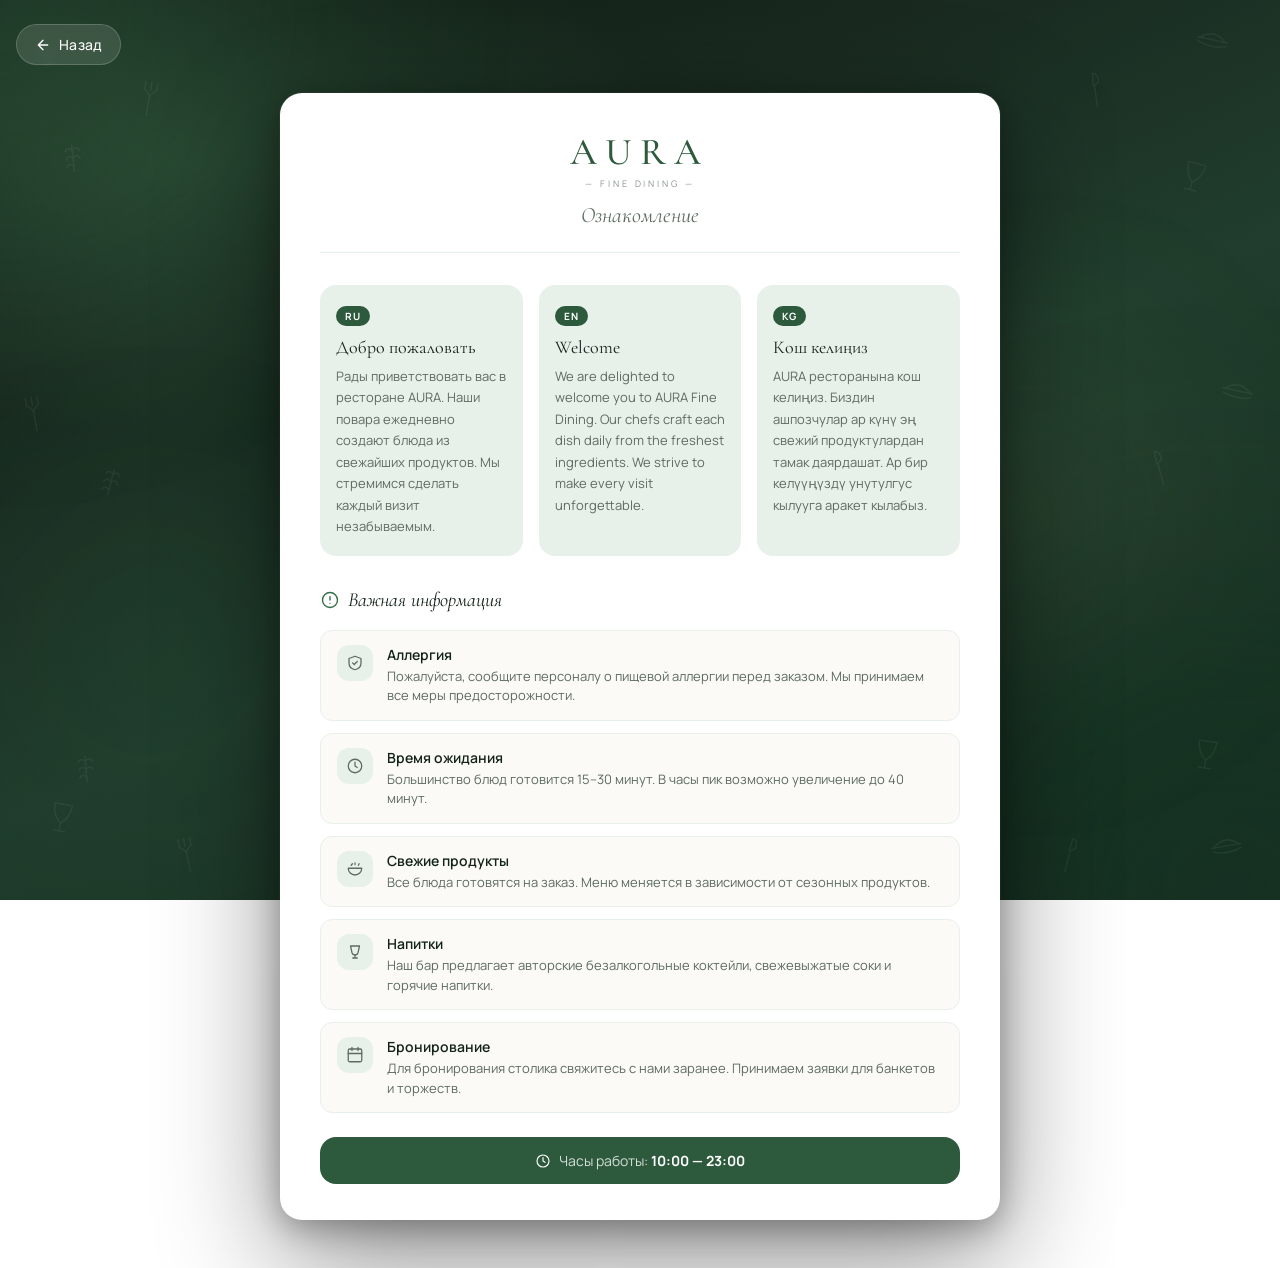
<file: info.html>
<!DOCTYPE html>
<html lang="ru">
<head>
<meta charset="UTF-8">
<meta name="viewport" content="width=device-width, initial-scale=1.0, maximum-scale=5.0">
<meta name="theme-color" content="#1a3023">
<title>Ознакомление — AURA Fine Dining</title>
<link rel="preconnect" href="https://fonts.googleapis.com">
<link rel="preconnect" href="https://fonts.gstatic.com" crossorigin>
<link href="https://fonts.googleapis.com/css2?family=Cormorant+Garamond:ital,wght@0,300;0,400;0,500;0,600;1,300;1,400&family=Manrope:wght@300;400;500;600;700&display=swap" rel="stylesheet">
<style>
/* ---- Design tokens ---- */
:root{
  --green-900:#1f4430;
  --green-800:#265338;
  --green-700:#2d5a3d;
  --green-600:#367048;
  --green-500:#4a8a5d;
  --green-100:#e8f0ea;
  --cream:#f9f6ef;
  --white:#ffffff;
  --paper:#fbfaf6;
  --ink-900:#14231a;
  --ink-700:#2a3a30;
  --ink-500:#5d6b61;
  --ink-400:#8a958c;
  --ink-300:#b8bfb9;
  --gold:#c8a96a;
  --radius-xs:8px;
  --radius-sm:12px;
  --radius-md:16px;
  --radius-lg:22px;
  --radius-pill:999px;
  --ease:cubic-bezier(.22,.61,.36,1);
  --font-serif:'Cormorant Garamond','Playfair Display',Georgia,serif;
  --font-sans:'Manrope',system-ui,-apple-system,Segoe UI,Roboto,sans-serif;
}

/* ---- Reset ---- */
*,*::before,*::after{box-sizing:border-box;}
html,body{margin:0;padding:0;}
button{font-family:inherit;border:none;background:none;cursor:pointer;color:inherit;}

/* ================================================================
   PREMIUM BACKGROUND
   ================================================================ */
body{
  font-family:var(--font-sans);
  color:var(--ink-900);
  -webkit-font-smoothing:antialiased;
  -moz-osx-font-smoothing:grayscale;
  min-height:100vh;
  overflow-x:hidden;
  position:relative;

  /* Multi-layer gradient: dark forest green, deep and rich */
  background:
    radial-gradient(ellipse 70% 55% at 14% 18%, rgba(74,138,93,.28) 0%, transparent 55%),
    radial-gradient(ellipse 55% 48% at 86% 82%, rgba(18,48,32,.6) 0%, transparent 52%),
    radial-gradient(ellipse 90% 70% at 45% 45%, rgba(35,78,52,.22) 0%, transparent 65%),
    linear-gradient(155deg, #0e1b12 0%, #18281e 28%, #1f3c2c 55%, #172e20 100%);
  background-attachment:fixed;
}

/* Grain / noise texture */
body::before{
  content:'';
  position:fixed;
  inset:0;
  z-index:0;
  pointer-events:none;
  background-image:url("data:image/svg+xml,%3Csvg xmlns='http://www.w3.org/2000/svg' width='200' height='200'%3E%3Cfilter id='n'%3E%3CfeTurbulence type='fractalNoise' baseFrequency='.72' numOctaves='4' stitchTiles='stitch'/%3E%3C/filter%3E%3Crect width='200' height='200' filter='url(%23n)'/%3E%3C/svg%3E");
  background-size:180px 180px;
  opacity:.04;
  mix-blend-mode:overlay;
}

/* ---- Animated glow orbs ---- */
.bg-orbs{
  position:fixed;
  inset:0;
  pointer-events:none;
  z-index:0;
  overflow:hidden;
}
.orb{
  position:absolute;
  border-radius:50%;
  filter:blur(110px);
  will-change:transform;
}
.orb-1{
  width:580px;height:580px;
  top:-220px;left:-220px;
  background:radial-gradient(circle at 38% 38%, rgba(74,138,93,.35) 0%, transparent 70%);
  animation:drift1 11s ease-in-out infinite alternate;
}
.orb-2{
  width:700px;height:700px;
  bottom:-260px;right:-220px;
  background:radial-gradient(circle at 62% 62%, rgba(20,52,36,.52) 0%, transparent 70%);
  animation:drift2 14s ease-in-out infinite alternate;
}
.orb-3{
  width:380px;height:380px;
  top:36%;right:5%;
  background:radial-gradient(circle at 50% 50%, rgba(200,169,106,.15) 0%, transparent 70%);
  animation:drift3 9s ease-in-out infinite alternate;
}
.orb-4{
  width:300px;height:300px;
  top:55%;left:0%;
  background:radial-gradient(circle at 50% 50%, rgba(54,112,72,.2) 0%, transparent 70%);
  animation:drift4 12s ease-in-out infinite alternate;
}

@keyframes drift1{
  from{transform:translate(0,0) scale(1);}
  to  {transform:translate(48px,34px) scale(1.12);}
}
@keyframes drift2{
  from{transform:translate(0,0) scale(1);}
  to  {transform:translate(-40px,-30px) scale(1.08);}
}
@keyframes drift3{
  from{transform:translate(0,0) scale(1);}
  to  {transform:translate(-24px,40px) scale(.93);}
}
@keyframes drift4{
  from{transform:translate(0,0) scale(1);}
  to  {transform:translate(20px,-35px) scale(1.05);}
}

/* ---- Decorative food icons ---- */
.food-icons{
  position:fixed;
  inset:0;
  pointer-events:none;
  z-index:0;
  overflow:hidden;
}
.ficon{
  position:absolute;
  opacity:.055;
  color:white;
  line-height:0;
}
.ficon svg{
  display:block;
}

/* Top-left cluster */
.fi-1 { top:4vh;   left:3vw;   transform:rotate(-14deg); }
.fi-2 { top:9vh;   left:11vw;  transform:rotate(10deg); }
.fi-3 { top:16vh;  left:5vw;   transform:rotate(-6deg); }

/* Top-right cluster */
.fi-4 { top:3vh;   right:4vw;  transform:rotate(12deg); }
.fi-5 { top:8vh;   right:14vw; transform:rotate(-9deg); }
.fi-6 { top:18vh;  right:6vw;  transform:rotate(16deg); }

/* Mid-left */
.fi-7 { top:44vh;  left:2vw;   transform:rotate(-10deg); }
.fi-8 { top:52vh;  left:8vw;   transform:rotate(14deg); }

/* Mid-right */
.fi-9  { top:42vh; right:2vw;  transform:rotate(12deg); }
.fi-10 { top:50vh; right:9vw;  transform:rotate(-16deg); }

/* Bottom-left cluster */
.fi-11 { bottom:7vh; left:4vw;  transform:rotate(10deg); }
.fi-12 { bottom:3vh; left:14vw; transform:rotate(-12deg); }
.fi-13 { bottom:13vh;left:6vw;  transform:rotate(-5deg); }

/* Bottom-right cluster */
.fi-14 { bottom:5vh; right:3vw;  transform:rotate(-10deg); }
.fi-15 { bottom:3vh; right:16vw; transform:rotate(14deg); }
.fi-16 { bottom:14vh;right:5vw;  transform:rotate(8deg); }

/* ================================================================
   PAGE LAYOUT
   ================================================================ */
.info-page{
  min-height:100vh;
  display:flex;
  flex-direction:column;
  align-items:center;
  padding:24px 16px 48px;
  position:relative;
  z-index:1;
}

/* ---- Back button ---- */
.back-btn{
  align-self:flex-start;
  display:inline-flex;
  align-items:center;
  gap:8px;
  padding:10px 18px;
  background:rgba(255,255,255,.12);
  color:var(--white);
  border-radius:var(--radius-pill);
  font-size:14px;
  font-weight:500;
  letter-spacing:.02em;
  border:1.5px solid rgba(255,255,255,.18);
  margin-bottom:28px;
  backdrop-filter:blur(8px);
  -webkit-backdrop-filter:blur(8px);
  transition:background .2s var(--ease), transform .2s var(--ease), border-color .2s var(--ease);
  animation:slideDown .5s var(--ease) both;
}
.back-btn:hover{
  background:rgba(255,255,255,.2);
  border-color:rgba(255,255,255,.3);
  transform:translateX(-4px);
}
.back-btn svg{width:16px;height:16px;flex-shrink:0;}

/* ---- Content card ---- */
.info-wrap{
  width:100%;
  max-width:720px;
  background:var(--white);
  border-radius:var(--radius-lg);
  overflow:hidden;
  box-shadow:
    0 40px 120px rgba(0,0,0,.45),
    0 8px 32px rgba(0,0,0,.3),
    0 0 0 1px rgba(255,255,255,.06);
  animation:cardUp .75s .12s var(--ease) both;
}
.info-inner{
  padding:40px 40px 36px;
}

@keyframes slideDown{
  from{opacity:0;transform:translateY(-12px);}
  to  {opacity:1;transform:translateY(0);}
}
@keyframes cardUp{
  from{opacity:0;transform:translateY(28px);}
  to  {opacity:1;transform:translateY(0);}
}

/* ================================================================
   CARD CONTENT  (unchanged styles)
   ================================================================ */

/* ---- Header ---- */
.info-modal-header{
  display:flex;
  flex-direction:column;
  align-items:center;
  text-align:center;
  margin-bottom:32px;
  padding-bottom:24px;
  border-bottom:1.5px solid var(--green-100);
}
.info-modal-logo .logo-word{
  font-family:var(--font-serif);
  font-size:38px;
  font-weight:500;
  letter-spacing:.22em;
  color:var(--green-700);
  line-height:1;
}
.info-modal-logo .logo-sub{
  font-size:9px;
  letter-spacing:.32em;
  color:var(--ink-400);
  margin-top:6px;
  text-align:center;
}
.info-modal-title{
  font-family:var(--font-serif);
  font-style:italic;
  font-weight:400;
  font-size:22px;
  color:var(--ink-500);
  margin:12px 0 0;
}

/* ---- Greetings ---- */
.info-greetings{
  display:grid;
  grid-template-columns:repeat(3,1fr);
  gap:16px;
  margin-bottom:32px;
}
.info-greeting{
  background:var(--green-100);
  border-radius:var(--radius-md);
  padding:18px 16px;
}
.info-lang-tag{
  display:inline-block;
  padding:3px 9px;
  background:var(--green-700);
  color:var(--white);
  font-size:10px;
  font-weight:700;
  letter-spacing:.1em;
  border-radius:var(--radius-pill);
  margin-bottom:10px;
}
.info-greeting h3{
  font-family:var(--font-serif);
  font-weight:400;
  font-size:18px;
  color:var(--ink-900);
  margin:0 0 8px;
}
.info-greeting p{
  font-size:13px;
  line-height:1.65;
  color:var(--ink-500);
  margin:0;
}

/* ---- Rules ---- */
.info-rules-section{margin-bottom:24px;}
.info-rules-heading{
  display:flex;
  align-items:center;
  gap:8px;
  font-family:var(--font-serif);
  font-style:italic;
  font-weight:400;
  font-size:20px;
  color:var(--ink-900);
  margin:0 0 18px;
}
.info-rules-heading svg{width:20px;height:20px;color:var(--green-600);}
.info-rules-list{
  list-style:none;
  padding:0;margin:0;
  display:flex;
  flex-direction:column;
  gap:12px;
}
.info-rules-list li{
  display:flex;
  align-items:flex-start;
  gap:14px;
  padding:14px 16px;
  background:var(--paper);
  border-radius:var(--radius-sm);
  border:1.5px solid var(--green-100);
  transition:border-color .2s var(--ease);
}
.info-rules-list li:hover{border-color:var(--green-500);}
.info-rule-icon{
  width:36px;height:36px;
  border-radius:var(--radius-sm);
  background:var(--green-100);
  display:inline-flex;align-items:center;justify-content:center;
  flex-shrink:0;
  color:var(--green-700);
}
.info-rule-icon svg{width:18px;height:18px;}
.info-rules-list li div{display:flex;flex-direction:column;gap:3px;}
.info-rules-list li strong{font-size:14px;color:var(--ink-900);font-weight:600;}
.info-rules-list li span{font-size:13px;color:var(--ink-500);line-height:1.5;}

/* ---- Hours ---- */
.info-hours{
  display:flex;
  align-items:center;
  justify-content:center;
  gap:8px;
  padding:14px 20px;
  background:var(--green-700);
  border-radius:var(--radius-md);
  color:rgba(255,255,255,.8);
  font-size:14px;
}
.info-hours svg{width:16px;height:16px;color:var(--white);}
.info-hours strong{color:var(--white);}

/* ================================================================
   RESPONSIVE
   ================================================================ */
@media(max-width:600px){
  .info-page{padding:16px 12px 40px;}
  .back-btn{margin-bottom:20px;}
  .info-wrap{border-radius:var(--radius-md);}
  .info-inner{padding:28px 20px 28px;}
  .info-modal-header{margin-bottom:22px;padding-bottom:20px;}
  .info-modal-logo .logo-word{font-size:30px;}
  .info-modal-title{font-size:18px;}
  .info-greetings{grid-template-columns:1fr;gap:12px;margin-bottom:24px;}
  .info-greeting{padding:16px 14px;}
  .info-greeting h3{font-size:17px;}
  .info-rules-heading{font-size:18px;}
  .info-rules-list li{padding:12px 14px;gap:12px;}
  .info-rule-icon{width:32px;height:32px;}

  /* Reduce bg effects on mobile */
  .orb-1{width:340px;height:340px;}
  .orb-2{width:420px;height:420px;}
  .orb-3,.orb-4{display:none;}
  .ficon{opacity:.038;}
  /* Keep only corner icons */
  .fi-3,.fi-6,.fi-8,.fi-10,.fi-13,.fi-16{display:none;}
}

@media(min-width:601px) and (max-width:900px){
  .info-greetings{grid-template-columns:1fr 1fr;}
  .info-greeting:last-child{grid-column:1/-1;}
  .info-inner{padding:36px 32px 32px;}
}

@media(prefers-reduced-motion:reduce){
  .orb{animation:none!important;}
  .info-wrap,.back-btn{animation:none!important;}
}
</style>
</head>
<body>

<!-- ========== BACKGROUND SCENE ========== -->
<div class="bg-orbs" aria-hidden="true">
  <div class="orb orb-1"></div>
  <div class="orb orb-2"></div>
  <div class="orb orb-3"></div>
  <div class="orb orb-4"></div>
</div>

<!-- Decorative food icons -->
<div class="food-icons" aria-hidden="true">

  <!-- Wine glass -->
  <span class="ficon fi-1">
    <svg width="20" height="34" viewBox="0 0 20 34" fill="none" stroke="currentColor" stroke-width="1.5" stroke-linecap="round" stroke-linejoin="round">
      <path d="M1 1h18Q18 15 10 20Q2 15 1 1Z"/>
      <line x1="10" y1="20" x2="10" y2="28"/>
      <line x1="4" y1="28" x2="16" y2="28"/>
    </svg>
  </span>

  <!-- Fork -->
  <span class="ficon fi-2">
    <svg width="16" height="36" viewBox="0 0 16 36" fill="none" stroke="currentColor" stroke-width="1.5" stroke-linecap="round" stroke-linejoin="round">
      <path d="M2 1v8M8 1v8M14 1v8"/>
      <path d="M2 9Q8 13 8 16v19"/>
      <path d="M14 9Q8 13 8 16"/>
    </svg>
  </span>

  <!-- Herb sprig -->
  <span class="ficon fi-3">
    <svg width="18" height="28" viewBox="0 0 18 28" fill="none" stroke="currentColor" stroke-width="1.5" stroke-linecap="round" stroke-linejoin="round">
      <line x1="9" y1="1" x2="9" y2="27"/>
      <path d="M9 6Q4 2 2 7"/>
      <path d="M9 6Q14 2 16 7"/>
      <path d="M9 14Q4 10 2 15"/>
      <path d="M9 14Q14 10 16 15"/>
      <path d="M9 22Q4 18 2 23"/>
    </svg>
  </span>

  <!-- Cloche -->
  <span class="ficon fi-4">
    <svg width="32" height="22" viewBox="0 0 32 22" fill="none" stroke="currentColor" stroke-width="1.5" stroke-linecap="round" stroke-linejoin="round">
      <path d="M3 13Q16 1 29 13"/>
      <line x1="1" y1="13" x2="31" y2="13"/>
      <path d="M2 17Q16 22 30 17"/>
    </svg>
  </span>

  <!-- Knife -->
  <span class="ficon fi-5">
    <svg width="12" height="36" viewBox="0 0 12 36" fill="none" stroke="currentColor" stroke-width="1.5" stroke-linecap="round" stroke-linejoin="round">
      <path d="M6 1Q11 1 11 10L7 13"/>
      <path d="M6 1L5 13"/>
      <line x1="6" y1="13" x2="6" y2="35"/>
    </svg>
  </span>

  <!-- Wine glass (duplicate for more coverage) -->
  <span class="ficon fi-6">
    <svg width="20" height="34" viewBox="0 0 20 34" fill="none" stroke="currentColor" stroke-width="1.5" stroke-linecap="round" stroke-linejoin="round">
      <path d="M1 1h18Q18 15 10 20Q2 15 1 1Z"/>
      <line x1="10" y1="20" x2="10" y2="28"/>
      <line x1="4" y1="28" x2="16" y2="28"/>
    </svg>
  </span>

  <!-- Fork -->
  <span class="ficon fi-7">
    <svg width="16" height="36" viewBox="0 0 16 36" fill="none" stroke="currentColor" stroke-width="1.5" stroke-linecap="round" stroke-linejoin="round">
      <path d="M2 1v8M8 1v8M14 1v8"/>
      <path d="M2 9Q8 13 8 16v19"/>
      <path d="M14 9Q8 13 8 16"/>
    </svg>
  </span>

  <!-- Herb -->
  <span class="ficon fi-8">
    <svg width="18" height="28" viewBox="0 0 18 28" fill="none" stroke="currentColor" stroke-width="1.5" stroke-linecap="round" stroke-linejoin="round">
      <line x1="9" y1="1" x2="9" y2="27"/>
      <path d="M9 6Q4 2 2 7"/>
      <path d="M9 6Q14 2 16 7"/>
      <path d="M9 14Q4 10 2 15"/>
      <path d="M9 14Q14 10 16 15"/>
      <path d="M9 22Q4 18 2 23"/>
    </svg>
  </span>

  <!-- Cloche -->
  <span class="ficon fi-9">
    <svg width="32" height="22" viewBox="0 0 32 22" fill="none" stroke="currentColor" stroke-width="1.5" stroke-linecap="round" stroke-linejoin="round">
      <path d="M3 13Q16 1 29 13"/>
      <line x1="1" y1="13" x2="31" y2="13"/>
      <path d="M2 17Q16 22 30 17"/>
    </svg>
  </span>

  <!-- Knife -->
  <span class="ficon fi-10">
    <svg width="12" height="36" viewBox="0 0 12 36" fill="none" stroke="currentColor" stroke-width="1.5" stroke-linecap="round" stroke-linejoin="round">
      <path d="M6 1Q11 1 11 10L7 13"/>
      <path d="M6 1L5 13"/>
      <line x1="6" y1="13" x2="6" y2="35"/>
    </svg>
  </span>

  <!-- Wine glass -->
  <span class="ficon fi-11">
    <svg width="20" height="34" viewBox="0 0 20 34" fill="none" stroke="currentColor" stroke-width="1.5" stroke-linecap="round" stroke-linejoin="round">
      <path d="M1 1h18Q18 15 10 20Q2 15 1 1Z"/>
      <line x1="10" y1="20" x2="10" y2="28"/>
      <line x1="4" y1="28" x2="16" y2="28"/>
    </svg>
  </span>

  <!-- Fork -->
  <span class="ficon fi-12">
    <svg width="16" height="36" viewBox="0 0 16 36" fill="none" stroke="currentColor" stroke-width="1.5" stroke-linecap="round" stroke-linejoin="round">
      <path d="M2 1v8M8 1v8M14 1v8"/>
      <path d="M2 9Q8 13 8 16v19"/>
      <path d="M14 9Q8 13 8 16"/>
    </svg>
  </span>

  <!-- Herb -->
  <span class="ficon fi-13">
    <svg width="18" height="28" viewBox="0 0 18 28" fill="none" stroke="currentColor" stroke-width="1.5" stroke-linecap="round" stroke-linejoin="round">
      <line x1="9" y1="1" x2="9" y2="27"/>
      <path d="M9 6Q4 2 2 7"/>
      <path d="M9 6Q14 2 16 7"/>
      <path d="M9 14Q4 10 2 15"/>
      <path d="M9 14Q14 10 16 15"/>
      <path d="M9 22Q4 18 2 23"/>
    </svg>
  </span>

  <!-- Cloche -->
  <span class="ficon fi-14">
    <svg width="32" height="22" viewBox="0 0 32 22" fill="none" stroke="currentColor" stroke-width="1.5" stroke-linecap="round" stroke-linejoin="round">
      <path d="M3 13Q16 1 29 13"/>
      <line x1="1" y1="13" x2="31" y2="13"/>
      <path d="M2 17Q16 22 30 17"/>
    </svg>
  </span>

  <!-- Knife -->
  <span class="ficon fi-15">
    <svg width="12" height="36" viewBox="0 0 12 36" fill="none" stroke="currentColor" stroke-width="1.5" stroke-linecap="round" stroke-linejoin="round">
      <path d="M6 1Q11 1 11 10L7 13"/>
      <path d="M6 1L5 13"/>
      <line x1="6" y1="13" x2="6" y2="35"/>
    </svg>
  </span>

  <!-- Wine glass -->
  <span class="ficon fi-16">
    <svg width="20" height="34" viewBox="0 0 20 34" fill="none" stroke="currentColor" stroke-width="1.5" stroke-linecap="round" stroke-linejoin="round">
      <path d="M1 1h18Q18 15 10 20Q2 15 1 1Z"/>
      <line x1="10" y1="20" x2="10" y2="28"/>
      <line x1="4" y1="28" x2="16" y2="28"/>
    </svg>
  </span>

</div>
<!-- /food-icons -->

<!-- ========== PAGE CONTENT ========== -->
<div class="info-page">

  <!-- Кнопка Назад -->
  <button class="back-btn" onclick="history.back()">
    <svg viewBox="0 0 24 24" fill="none" stroke="currentColor" stroke-width="2"
         stroke-linecap="round" stroke-linejoin="round">
      <path d="M19 12H5M12 5l-7 7 7 7"/>
    </svg>
    Назад
  </button>

  <div class="info-wrap">
    <div class="info-inner">

      <!-- Логотип + заголовок -->
      <div class="info-modal-header">
        <div class="info-modal-logo">
          <div class="logo-word">AURA</div>
          <div class="logo-sub">— FINE DINING —</div>
        </div>
        <h1 class="info-modal-title">Ознакомление</h1>
      </div>

      <!-- Приветствие на 3 языках -->
      <div class="info-greetings">
        <div class="info-greeting">
          <span class="info-lang-tag">RU</span>
          <h3>Добро пожаловать</h3>
          <p>Рады приветствовать вас в ресторане AURA. Наши повара ежедневно создают блюда из свежайших продуктов. Мы стремимся сделать каждый визит незабываемым.</p>
        </div>
        <div class="info-greeting">
          <span class="info-lang-tag">EN</span>
          <h3>Welcome</h3>
          <p>We are delighted to welcome you to AURA Fine Dining. Our chefs craft each dish daily from the freshest ingredients. We strive to make every visit unforgettable.</p>
        </div>
        <div class="info-greeting">
          <span class="info-lang-tag">KG</span>
          <h3>Кош келиңиз</h3>
          <p>AURA ресторанына кош келиңиз. Биздин ашпозчулар ар күнү эң свежий продуктулардан тамак даярдашат. Ар бир келүүңүздү унутулгус кылууга аракет кылабыз.</p>
        </div>
      </div>

      <!-- Правила -->
      <div class="info-rules-section">
        <h2 class="info-rules-heading">
          <svg viewBox="0 0 24 24" fill="none" stroke="currentColor" stroke-width="1.7"
               stroke-linecap="round" stroke-linejoin="round">
            <circle cx="12" cy="12" r="9"/><path d="M12 8v4M12 16h.01"/>
          </svg>
          Важная информация
        </h2>
        <ul class="info-rules-list">
          <li>
            <span class="info-rule-icon">
              <svg viewBox="0 0 24 24" fill="none" stroke="currentColor" stroke-width="1.7" stroke-linecap="round" stroke-linejoin="round"><path d="M12 3l8 3v6c0 5-3.5 8-8 9-4.5-1-8-4-8-9V6l8-3Z"/><path d="M9 12l2 2 4-4"/></svg>
            </span>
            <div>
              <strong>Аллергия</strong>
              <span>Пожалуйста, сообщите персоналу о пищевой аллергии перед заказом. Мы принимаем все меры предосторожности.</span>
            </div>
          </li>
          <li>
            <span class="info-rule-icon">
              <svg viewBox="0 0 24 24" fill="none" stroke="currentColor" stroke-width="1.7" stroke-linecap="round" stroke-linejoin="round"><circle cx="12" cy="12" r="9"/><path d="M12 7v5l3 2"/></svg>
            </span>
            <div>
              <strong>Время ожидания</strong>
              <span>Большинство блюд готовится 15–30 минут. В часы пик возможно увеличение до 40 минут.</span>
            </div>
          </li>
          <li>
            <span class="info-rule-icon">
              <svg viewBox="0 0 24 24" fill="none" stroke="currentColor" stroke-width="1.7" stroke-linecap="round" stroke-linejoin="round"><path d="M3 11h18a9 9 0 0 1-18 0Z"/><path d="M7 7l1.5-2M12 6V4M16.5 7l1-2"/></svg>
            </span>
            <div>
              <strong>Свежие продукты</strong>
              <span>Все блюда готовятся на заказ. Меню меняется в зависимости от сезонных продуктов.</span>
            </div>
          </li>
          <li>
            <span class="info-rule-icon">
              <svg viewBox="0 0 24 24" fill="none" stroke="currentColor" stroke-width="1.7" stroke-linecap="round" stroke-linejoin="round"><path d="M6 4h12l-2 9a4 4 0 0 1-4 3 4 4 0 0 1-4-3L6 4Z"/><path d="M12 16v4M9 20h6"/></svg>
            </span>
            <div>
              <strong>Напитки</strong>
              <span>Наш бар предлагает авторские безалкогольные коктейли, свежевыжатые соки и горячие напитки.</span>
            </div>
          </li>
          <li>
            <span class="info-rule-icon">
              <svg viewBox="0 0 24 24" fill="none" stroke="currentColor" stroke-width="1.7" stroke-linecap="round" stroke-linejoin="round"><rect x="3" y="4" width="18" height="17" rx="2"/><path d="M16 2v4M8 2v4M3 10h18"/></svg>
            </span>
            <div>
              <strong>Бронирование</strong>
              <span>Для бронирования столика свяжитесь с нами заранее. Принимаем заявки для банкетов и торжеств.</span>
            </div>
          </li>
        </ul>
      </div>

      <!-- Часы работы -->
      <div class="info-hours">
        <svg viewBox="0 0 24 24" fill="none" stroke="currentColor" stroke-width="1.7" stroke-linecap="round" stroke-linejoin="round"><circle cx="12" cy="12" r="9"/><path d="M12 7v5l3 2"/></svg>
        <span>Часы работы: <strong>10:00 — 23:00</strong></span>
      </div>

    </div>
  </div>

</div>

</body>
</html>
</file>
